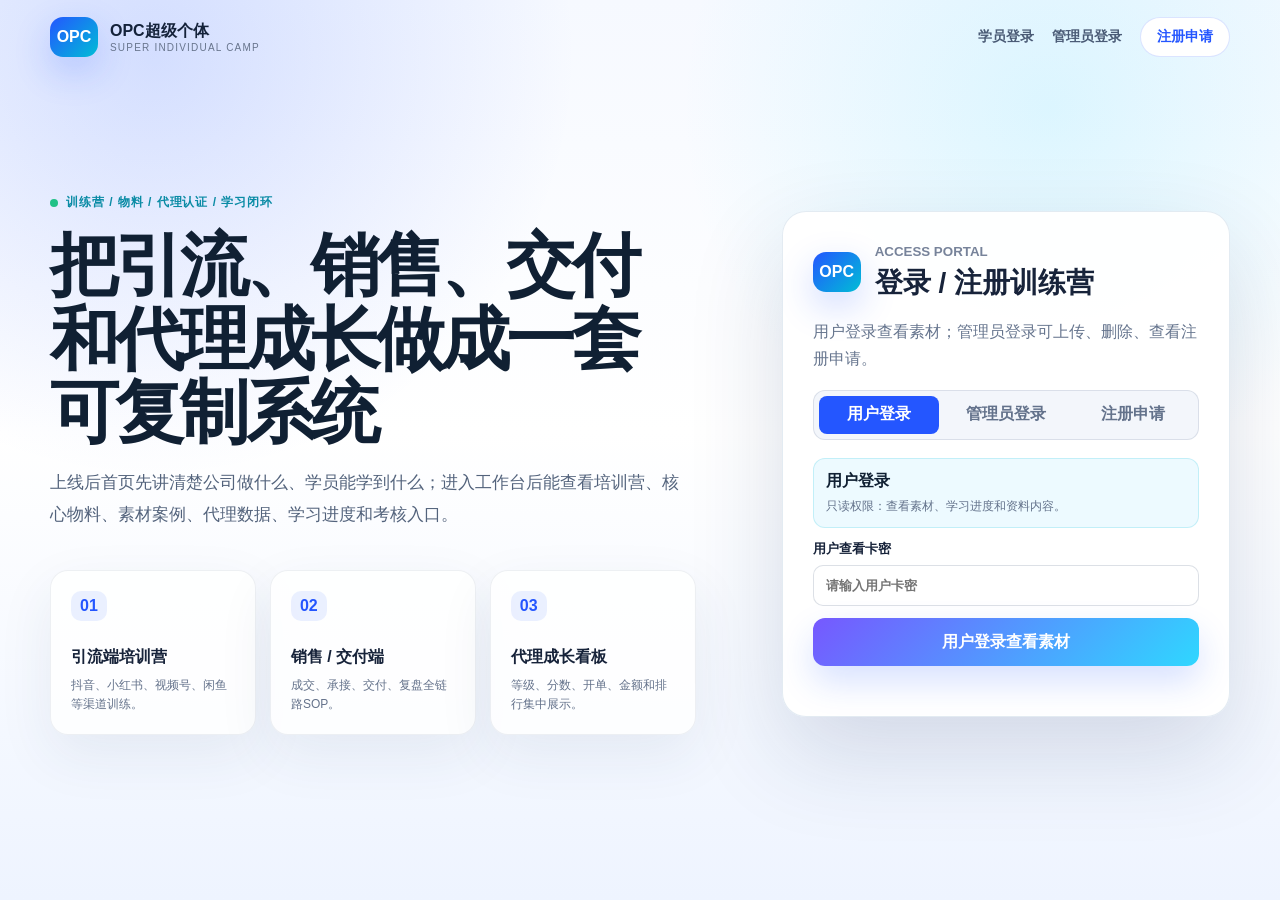
<file: index.html>
<!doctype html>
<html lang="zh-CN">
<head>
  <meta charset="utf-8" />
  <meta name="viewport" content="width=device-width, initial-scale=1" />
  <meta name="theme-color" content="#0b1020" />
  <title>OPC超级个体训练营｜稳定上线版</title>
  <link rel="stylesheet" href="styles.css" />
</head>
<body class="locked">
  <section class="login-screen" id="loginScreen" aria-label="登录注册入口">
    <header class="login-nav">
      <div class="brand-row"><span class="brand-logo">OPC</span><div><b>OPC超级个体</b><small>SUPER INDIVIDUAL CAMP</small></div></div>
      <nav><a href="#loginCard">学员登录</a><a href="#loginCard">管理员登录</a><a class="nav-pill" href="#loginCard">注册申请</a></nav>
    </header>
    <main class="login-main">
      <section class="login-copy">
        <span class="eyebrow"><i></i> 训练营 / 物料 / 代理认证 / 学习闭环</span>
        <h1>把引流、销售、交付和代理成长做成一套可复制系统</h1>
        <p>上线后首页先讲清楚公司做什么、学员能学到什么；进入工作台后能查看培训营、核心物料、素材案例、代理数据、学习进度和考核入口。</p>
        <div class="login-value-grid">
          <article><b>01</b><strong>引流端培训营</strong><span>抖音、小红书、视频号、闲鱼等渠道训练。</span></article>
          <article><b>02</b><strong>销售 / 交付端</strong><span>成交、承接、交付、复盘全链路SOP。</span></article>
          <article><b>03</b><strong>代理成长看板</strong><span>等级、分数、开单、金额和排行集中展示。</span></article>
        </div>
      </section>
      <form class="login-card" id="loginCard">
        <div class="login-card-head"><span class="card-logo">OPC</span><div><small>ACCESS PORTAL</small><h2>登录 / 注册训练营</h2></div></div>
        <p class="muted">用户登录查看素材；管理员登录可上传、删除、查看注册申请。</p>
        <div class="login-tabs" role="tablist">
          <button class="active" type="button" data-auth="user">用户登录</button>
          <button type="button" data-auth="admin">管理员登录</button>
          <button type="button" data-auth="register">注册申请</button>
        </div>
        <div id="passwordPanel" class="form-panel">
          <div class="role-note" id="roleNote"><b>用户登录</b><span>只读权限：查看素材、学习进度和资料内容。</span></div>
          <label><span id="codeLabel">用户查看卡密</span><input id="accessCode" type="password" placeholder="请输入用户卡密" autocomplete="current-password" /></label>
          <button class="primary full" type="submit" id="loginSubmit">用户登录查看素材</button>
        </div>
        <div id="registerPanel" class="form-panel" hidden>
          <label>姓名 / 昵称<input id="regName" type="text" placeholder="请输入姓名或昵称" /></label>
          <label>手机 / 微信<input id="regContact" type="text" placeholder="请输入联系方式" /></label>
          <label>申请权限<select id="regRole"><option value="user">用户权限：查看素材</option><option value="admin">管理员权限：管理素材</option></select></label>
          <label>申请说明<textarea id="regNote" placeholder="请写明加入目的、所属团队或需要开通的权限"></textarea></label>
          <button class="primary full" type="button" id="registerSubmit">提交注册申请</button>
          <p class="muted small">静态演示会保存到当前浏览器；接云端后可进入后台审核。</p>
        </div>
        <p class="form-message" id="formMessage" role="alert"></p>
      </form>
    </main>
  </section>

  <div class="app" id="app" hidden>
    <aside class="sidebar">
      <div class="sidebar-brand"><span class="brand-logo">OPC</span><div><b>OPC超级个体</b><small>TRAINING SYSTEM</small></div></div>
      <nav class="main-nav" aria-label="主模块">
        <button class="active" data-screen="home"><span>⌂</span><b>首页</b><em>介绍</em></button>
        <button data-screen="agent"><span>♛</span><b>代理认证卡密</b><em>认证</em></button>
        <button data-screen="materials"><span>▦</span><b>培训营 / 物料资料</b><em>素材</em></button>
        <button data-screen="learning"><span>◴</span><b>学习进度</b><em>课程</em></button>
        <button data-screen="assessment"><span>◎</span><b>考核学习进度</b><em>规划中</em></button>
      </nav>

      <section class="tree" id="trainingTree">
        <div class="tree-info"><span>二级菜单</span><b>训练营核心物料与分级内容</b><p>点击二级/三级菜单，右侧素材会按对应分类筛选。</p></div>
        <button class="tree-reset active" data-category="all">全部学习视频资料</button>

        <div class="tree-group open">
          <button class="tree-head" type="button"><span>营</span><b>培训营 / 训练营</b><em>展开</em></button>
          <div class="tree-children">
            <button data-category="引流端培训营"><b>引流端培训营</b><small>针对引流渠道的专项培训内容</small></button>
            <div class="tree-third">
              <button data-category="抖音引流教程">抖音引流教程</button>
              <button data-category="小红书引流教程">小红书引流教程</button>
              <button data-category="视频号引流教程">视频号引流教程</button>
              <button data-category="闲鱼引流教程">闲鱼引流教程</button>
              <button data-category="BOSS引流教程">BOSS直聘引流教程</button>
            </div>
            <button data-category="交付销售培训营"><b>交付端 / 销售端培训营</b><small>销售与交付流程培训内容</small></button>
          </div>
        </div>

        <div class="tree-group">
          <button class="tree-head" type="button"><span>物</span><b>产品物料资料</b><em>展开</em></button>
          <div class="tree-children">
            <button data-category="产品核心物料"><b>产品核心物料</b><small>产品相关核心物料</small></button>
            <button data-category="基础文档SOP"><b>基础文档 / SOP</b><small>基础文档与执行流程</small></button>
          </div>
        </div>

        <div class="tree-group">
          <button class="tree-head" type="button"><span>案</span><b>素材案例</b><em>展开</em></button>
          <div class="tree-children">
            <button data-category="高转化素材案例"><b>高转化素材案例</b><small>供学员参考和复用</small></button>
            <button data-category="成交交付案例"><b>成交 / 交付案例</b><small>实际交付与成交案例</small></button>
          </div>
        </div>

        <div class="tree-group">
          <button class="tree-head" type="button"><span>其</span><b>其他资料</b><em>展开</em></button>
          <div class="tree-children">
            <button data-category="工具清单FAQ"><b>工具清单 / FAQ</b><small>常用工具、问题与公告</small></button>
          </div>
        </div>
      </section>
    </aside>

    <main class="workspace">
      <header class="topbar">
        <div><small id="crumb">首页</small><h2 id="screenTitle">首页</h2></div>
        <div class="top-actions"><span class="user-badge" id="roleBadge">用户</span><button class="ghost" id="switchAccess">切换卡密</button></div>
      </header>

      <section class="screen active" id="screen-home">
        <div class="hero-panel"><div><small>OPC HOME</small><h1>OPC超级个体训练营</h1><p>这里是对外上线后首先看到的首页：说明公司做什么、学员可以学到什么，以及如何通过培训营、物料、代理认证、学习进度和考核完成成长闭环。</p><div class="mission"><span>共创</span><i></i><span>共担</span><i></i><span>共利</span><i></i><span>共生</span></div></div></div>
        <div class="home-grid"><article><b>公司介绍</b><p>围绕引流获客、销售转化和交付履约打造训练营。</p></article><article><b>能学到什么</b><p>引流端渠道打法、销售转化流程、交付端SOP、产品物料和案例。</p></article><article><b>成长路径</b><p>注册账号 → 学习课程 → 完成考核 → 认证OPC超级个体。</p></article><article><b>运营目标</b><p>把学员的学习、考核、业绩和代理成长形成可视化闭环。</p></article></div>
      </section>

      <section class="screen" id="screen-agent">
        <div class="section-hero"><small>AGENT CERTIFICATION KEY</small><h1>代理认证卡密</h1><p>用户完成注册账号并通过身份认证后，即正式成为系统内的“OPC超级个体”。这里集中展示账号认证状态、等级制度、分数度、开单数量、开单金额和综合排名。</p><button class="primary" id="verifyBtn">完成身份认证</button></div>
        <div class="identity-card"><span class="avatar">OPC</span><div><small id="verifyText">已认证账号</small><h2>OPC超级个体 · 示例用户</h2><div class="level-tags"><span class="on">青铜</span><span>白银</span><span>黄金</span><span>铂金</span><span>钻石</span><span>王者</span></div></div></div>
        <div class="stats-grid"><article><span>分数度</span><b>86</b><p>积分 / 等级评估</p></article><article><span>开单数量</span><b>18 单</b><p>累计成交订单</p></article><article><span>开单金额</span><b>¥128,600</b><p>累计成交金额</p></article><article><span>综合排名</span><b>#07</b><p>按业绩、金额、入驻时间计算</p></article></div>
        <div class="ranking"><h3>代理排名看板</h3><div class="rank-row top"><em>01</em><b>王者代理 · 林同学</b><span>¥286,000</span><i>98分</i></div><div class="rank-row"><em>02</em><b>钻石代理 · 陈同学</b><span>¥221,800</span><i>92分</i></div><div class="rank-row current"><em>07</em><b>黄金代理 · 示例用户</b><span>¥128,600</span><i>86分</i></div></div>
      </section>

      <section class="screen" id="screen-materials">
        <div class="section-head"><div><small>TRAINING MATERIALS</small><h1>培训营 / 物料资料</h1><p id="materialHint">全部学习视频资料</p></div><div class="admin-actions"><button class="primary admin-only" id="openUpload">上传素材</button><button class="ghost admin-only" id="openRequests">注册申请</button></div></div>
        <div class="material-map"><article><span>培训营</span><b>引流端 / 销售端 / 交付端</b></article><article><span>产品物料</span><b>核心物料 / 基础文档 / SOP</b></article><article><span>素材案例</span><b>高转化素材 / 成交交付案例</b></article><article><span>其他资料</span><b>工具清单 / FAQ</b></article></div>
        <div class="card-grid" id="materialGrid"></div>
      </section>

      <section class="screen" id="screen-learning">
        <div class="section-hero"><small>LEARNING PROGRESS</small><h1>学习进度</h1><p>学习进度根据训练营课程来进行，用于跟踪学员有没有看完 / 学完相关课程。</p></div>
        <div class="progress-list"><article><b>引流端培训营</b><progress value="78" max="100"></progress><span>78%</span></article><article><b>销售端培训营</b><progress value="64" max="100"></progress><span>64%</span></article><article><b>交付端培训营</b><progress value="52" max="100"></progress><span>52%</span></article><article><b>产品物料资料</b><progress value="91" max="100"></progress><span>91%</span></article></div>
      </section>

      <section class="screen" id="screen-assessment">
        <div class="section-hero"><small>ASSESSMENT LOOP</small><h1>考核学习进度</h1><p>规划中：学员完成引流端、销售课、交付端培训后，进入这里进行综合考核，验证是否掌握引流、销售、交付与核销核心技能。</p><button class="primary" disabled>进入考核（规划中）</button></div>
        <div class="exam-steps"><span>1. 完成引流端培训</span><span>2. 完成销售课培训</span><span>3. 完成交付端培训</span><span>4. 进入综合考核</span></div>
      </section>
    </main>
  </div>

  <dialog id="uploadModal"><form method="dialog" class="modal"><h3>上传素材</h3><input id="upTitle" placeholder="素材名称" /><select id="upCategory"><option>引流端培训营</option><option>交付销售培训营</option><option>产品核心物料</option><option>基础文档SOP</option><option>高转化素材案例</option><option>成交交付案例</option><option>工具清单FAQ</option></select><input id="upPlatform" placeholder="平台：抖音 / 小红书 / 视频号..." /><button class="primary" id="saveMaterial" type="button">保存</button><button class="ghost">关闭</button></form></dialog>
  <dialog id="requestsModal"><div class="modal"><h3>注册申请</h3><div id="requestsList"></div><button class="ghost" onclick="this.closest('dialog').close()">关闭</button></div></dialog>

  <script src="app.js"></script>
</body>
</html>
</file>
<file: styles.css>
:root{color-scheme:dark;--bg:#090d16;--panel:#141922;--panel2:#1a2030;--line:rgba(255,255,255,.11);--text:#f8fbff;--muted:#95a1b7;--purple:#7658ff;--cyan:#2fd7ff;--green:#36d399;--pink:#ff4f8b;--gold:#ffd13d}*{box-sizing:border-box}body{margin:0;min-width:320px;background:#090d16;color:var(--text);font-family:Inter,-apple-system,BlinkMacSystemFont,"Segoe UI","PingFang SC","Microsoft YaHei",sans-serif}button,input,select,textarea{font:inherit}button{cursor:pointer}.locked .app{display:none}.login-screen{min-height:100vh;background:radial-gradient(circle at 12% 6%,rgba(36,86,255,.17),transparent 30%),radial-gradient(circle at 82% 12%,rgba(47,215,255,.14),transparent 28%),linear-gradient(180deg,#f6f9ff,#fff 48%,#eef4ff);color:#102033}.login-nav{width:min(1180px,calc(100% - 44px));min-height:74px;margin:auto;display:flex;align-items:center;justify-content:space-between;gap:18px}.brand-row{display:flex;align-items:center;gap:12px}.brand-logo,.card-logo{display:grid;place-items:center;width:48px;height:40px;border-radius:13px;background:linear-gradient(135deg,#2456ff,#00bdd6);color:#fff;font-weight:900;box-shadow:0 14px 36px rgba(36,86,255,.22)}.brand-row b,.brand-row small{display:block}.brand-row b{color:#14223a}.brand-row small{color:#68758d;font-size:10px;letter-spacing:.12em}.login-nav nav{display:flex;gap:18px;align-items:center}.login-nav a{color:#4a5b76;text-decoration:none;font-weight:800;font-size:14px}.nav-pill{border:1px solid rgba(36,86,255,.16);border-radius:999px;background:white;color:#2456ff!important;padding:10px 16px}.login-main{width:min(1180px,calc(100% - 44px));min-height:calc(100vh - 74px);margin:auto;display:grid;grid-template-columns:minmax(0,1.08fr) minmax(390px,.75fr);gap:clamp(40px,7vw,86px);align-items:center;padding:38px 0 84px}.eyebrow{display:inline-flex;align-items:center;gap:8px;font-size:12px;font-weight:900;letter-spacing:.08em;color:#0a8ba5}.eyebrow i{width:8px;height:8px;border-radius:50%;background:#21c187}.login-copy h1{max-width:760px;margin:18px 0;color:#102033;font-size:clamp(42px,5.4vw,72px);line-height:1.06;letter-spacing:-.055em}.login-copy p{max-width:680px;color:#53637c;font-size:17px;line-height:1.9}.login-value-grid{display:grid;grid-template-columns:repeat(3,1fr);gap:14px;margin-top:38px}.login-value-grid article{min-height:160px;border:1px solid rgba(37,62,102,.08);border-radius:18px;background:rgba(255,255,255,.82);box-shadow:0 20px 55px rgba(34,58,108,.08);padding:20px}.login-value-grid b{display:inline-grid;place-items:center;width:36px;height:30px;border-radius:10px;background:rgba(36,86,255,.09);color:#2456ff;margin-bottom:26px}.login-value-grid strong{display:block;color:#17233a}.login-value-grid span{display:block;margin-top:8px;color:#64728b;font-size:12px;line-height:1.6}.login-card{justify-self:end;width:100%;max-width:470px;border:1px solid rgba(26,92,150,.12);border-radius:24px;background:rgba(255,255,255,.94);box-shadow:0 36px 95px rgba(22,51,100,.16);padding:30px;color:#17233a}.login-card-head{display:flex;align-items:center;gap:14px;margin-bottom:12px}.login-card-head small{color:#77839a;font-weight:900}.login-card h2{margin:4px 0 0;font-size:28px}.muted{color:#66758e!important;line-height:1.7}.small{font-size:12px}.login-tabs{display:grid;grid-template-columns:repeat(3,1fr);gap:6px;border:1px solid rgba(37,62,102,.12);border-radius:12px;background:#f3f6fb;padding:5px;margin:18px 0}.login-tabs button{border:0;border-radius:8px;background:transparent;color:#63728b;min-height:38px;font-weight:900}.login-tabs button.active{background:#2456ff;color:#fff}.form-panel{display:grid;gap:12px}.form-panel[hidden]{display:none}.role-note{border:1px solid rgba(0,189,214,.18);border-radius:12px;background:#edfaff;padding:12px;display:grid;gap:5px}.role-note b{color:#102033}.role-note span{color:#63728b;font-size:12px;line-height:1.55}.login-card label{display:grid;gap:7px;color:#17233a;font-size:13px;font-weight:800}.login-card input,.login-card select,.login-card textarea{width:100%;border:1px solid rgba(37,62,102,.16);border-radius:10px;background:#fff;color:#17233a;padding:12px}.login-card textarea{min-height:78px;resize:vertical}.primary,.ghost{border:0;border-radius:12px;min-height:42px;padding:0 16px;font-weight:900}.primary{background:linear-gradient(135deg,#7658ff,#2fd7ff);color:#fff;box-shadow:0 16px 34px rgba(36,86,255,.18)}.ghost{border:1px solid var(--line);background:rgba(255,255,255,.05);color:#dfe6f7}.full{width:100%;height:48px}.form-message{min-height:20px;margin:0;color:#ff7f9e;font-weight:800;font-size:13px}.app{display:grid;grid-template-columns:320px minmax(0,1fr);min-height:100vh}.sidebar{position:sticky;top:0;height:100vh;overflow:auto;border-right:1px solid var(--line);background:#0e1320;padding:16px}.sidebar-brand{display:flex;align-items:center;gap:12px;margin-bottom:18px}.sidebar-brand b,.sidebar-brand small{display:block}.sidebar-brand small{color:var(--muted);font-size:10px;letter-spacing:.12em}.main-nav{display:grid;gap:8px}.main-nav button{display:grid;grid-template-columns:28px 1fr auto;align-items:center;gap:10px;border:0;border-radius:12px;background:transparent;color:#cbd4e8;padding:11px;text-align:left}.main-nav button.active,.main-nav button:hover{background:rgba(122,88,255,.22);color:#fff}.main-nav em{border-radius:999px;background:rgba(54,211,153,.14);color:#8df0c4;padding:4px 8px;font-size:11px;font-style:normal;font-weight:900}.tree{margin-top:18px;border:1px solid rgba(47,215,255,.22);border-radius:16px;background:rgba(47,215,255,.05);padding:12px}.tree-info span{color:#9ef4ff;font-size:12px}.tree-info b{display:block;margin-top:5px}.tree-info p{color:var(--muted);font-size:12px;line-height:1.6}.tree-reset,.tree-children button{width:100%;border:0;border-radius:10px;background:rgba(122,88,255,.17);color:#fff;text-align:left;padding:10px;margin:6px 0}.tree-group{border:1px solid var(--line);border-radius:13px;background:rgba(255,255,255,.035);margin-top:10px;overflow:hidden}.tree-head{width:100%;display:grid;grid-template-columns:32px 1fr auto;gap:10px;align-items:center;border:0;background:transparent;color:#fff;text-align:left;padding:12px}.tree-head span{display:grid;place-items:center;width:30px;height:30px;border-radius:10px;background:rgba(122,88,255,.2)}.tree-head em{color:var(--muted);font-size:12px;font-style:normal}.tree-children{display:none;padding:0 10px 10px}.tree-group.open .tree-children{display:block}.tree-children button{background:rgba(255,255,255,.055)}.tree-children button.active,.tree-reset.active{outline:1px solid rgba(47,215,255,.35);background:rgba(47,215,255,.13)}.tree-children small{display:block;color:var(--muted);font-size:11px;margin-top:4px}.tree-third{padding-left:14px}.workspace{min-width:0;background:linear-gradient(rgba(47,215,255,.025) 1px,transparent 1px),linear-gradient(90deg,rgba(47,215,255,.018) 1px,transparent 1px),#0b0f17;background-size:34px 34px}.topbar{position:sticky;top:0;z-index:5;display:flex;justify-content:space-between;align-items:center;gap:14px;border-bottom:1px solid var(--line);background:rgba(11,15,23,.86);backdrop-filter:blur(14px);padding:18px 28px}.topbar small{color:var(--muted);font-weight:900}.topbar h2{margin:3px 0 0}.top-actions{display:flex;align-items:center;gap:10px}.user-badge{border-radius:999px;background:rgba(122,88,255,.18);color:#d8d0ff;padding:7px 12px;font-size:12px;font-weight:900}.screen{display:none;padding:28px}.screen.active{display:block}.hero-panel,.section-hero,.section-head{border:1px solid var(--line);border-radius:22px;background:radial-gradient(circle at 0 0,rgba(122,88,255,.2),transparent 34%),var(--panel);padding:28px;margin-bottom:16px}.hero-panel h1,.section-hero h1,.section-head h1{font-size:clamp(34px,4vw,56px);line-height:1.12;margin:8px 0}.hero-panel p,.section-hero p,.section-head p{color:#b4bed4;line-height:1.8;max-width:920px}.mission{display:flex;flex-wrap:wrap;gap:14px;align-items:center;margin-top:22px;font-size:28px;font-weight:900}.mission i{width:26px;height:2px;background:var(--cyan)}.home-grid,.stats-grid,.material-map{display:grid;grid-template-columns:repeat(4,1fr);gap:12px}.home-grid article,.stats-grid article,.material-map article,.ranking,.identity-card,.progress-list,.exam-steps{border:1px solid var(--line);border-radius:16px;background:var(--panel);padding:18px}.home-grid b,.material-map span,.stats-grid span{color:#aeb8cf}.home-grid p,.stats-grid p{color:var(--muted);line-height:1.65}.identity-card{display:grid;grid-template-columns:74px 1fr;gap:16px;align-items:center}.avatar{display:grid;place-items:center;width:74px;height:74px;border-radius:22px;background:linear-gradient(135deg,var(--purple),#131927);font-weight:900}.identity-card small{color:#9cefc9}.identity-card h2{margin:6px 0 10px}.level-tags{display:flex;flex-wrap:wrap;gap:8px}.level-tags span{border:1px solid var(--line);border-radius:999px;padding:7px 12px;color:#9aa5ba;font-weight:900;font-size:12px}.level-tags span.on{border-color:rgba(255,209,61,.5);background:rgba(255,209,61,.12);color:#ffe28a}.stats-grid b{display:block;margin:8px 0;font-size:34px}.ranking h3{margin-top:0}.rank-row{display:grid;grid-template-columns:48px 1fr auto 60px;gap:12px;align-items:center;border-radius:12px;background:rgba(255,255,255,.045);padding:12px;margin-top:8px}.rank-row em{color:var(--cyan);font-style:normal;font-weight:900}.rank-row.current{outline:1px solid rgba(122,88,255,.5);background:rgba(122,88,255,.12)}.section-head{display:flex;justify-content:space-between;gap:18px;align-items:flex-start}.admin-actions{display:flex;gap:10px}.admin-only{display:none}.admin .admin-only{display:inline-flex}.card-grid{display:grid;grid-template-columns:repeat(3,minmax(0,1fr));gap:14px;margin-top:16px}.material-card{border:1px solid var(--line);border-radius:16px;background:var(--panel);overflow:hidden}.card-cover{min-height:150px;background:linear-gradient(135deg,rgba(47,215,255,.16),rgba(122,88,255,.16));display:grid;place-items:center}.platform-badge{display:grid;place-items:center;width:58px;height:58px;border-radius:18px;background:#111827;box-shadow:0 0 0 1px rgba(255,255,255,.13);font-weight:900}.platform-badge.dy{color:#fff;background:linear-gradient(135deg,#111,#ff2d55)}.platform-badge.xhs{background:#ff2442}.platform-badge.wx{background:#1fc069}.platform-badge.boss{background:#1976ff}.platform-badge.xy{background:#ffd13d;color:#111}.platform-badge.ad{background:#7a5cff}.card-body{padding:16px}.card-body small{color:var(--muted)}.card-body p{color:#d7deef}.delete-btn{display:none;margin-top:10px;border:1px solid rgba(255,79,139,.32);background:rgba(255,79,139,.09);color:#ff9aba;border-radius:10px;padding:8px 12px;font-weight:900}.admin .delete-btn{display:inline-flex}.progress-list{display:grid;gap:12px}.progress-list article{display:grid;grid-template-columns:220px 1fr 60px;gap:16px;align-items:center;background:rgba(255,255,255,.035);border-radius:12px;padding:14px}.progress-list progress{width:100%;height:12px;accent-color:var(--purple)}.exam-steps{display:grid;grid-template-columns:repeat(4,1fr);gap:12px}.exam-steps span{border:1px solid var(--line);border-radius:12px;background:rgba(255,255,255,.04);padding:16px;font-weight:900}.modal{width:min(460px,calc(100vw - 32px));display:grid;gap:12px;background:#111827;color:#fff;border:1px solid var(--line);border-radius:16px;padding:20px}.modal input,.modal select{border:1px solid var(--line);border-radius:10px;background:#0b0f17;color:#fff;padding:12px}dialog{border:0;background:transparent}dialog::backdrop{background:rgba(0,0,0,.55)}@media(max-width:1100px){.login-main{grid-template-columns:1fr}.login-card{justify-self:start}.app{grid-template-columns:1fr}.sidebar{position:relative;height:auto}.home-grid,.stats-grid,.material-map,.card-grid,.exam-steps{grid-template-columns:repeat(2,1fr)}}@media(max-width:700px){.login-nav{align-items:flex-start;flex-direction:column;padding:18px 0}.login-nav nav{overflow-x:auto;width:100%}.login-main{width:calc(100% - 28px);padding-top:20px}.login-value-grid,.home-grid,.stats-grid,.material-map,.card-grid,.exam-steps{grid-template-columns:1fr}.login-copy h1{font-size:38px}.section-head{flex-direction:column}.rank-row,.progress-list article{grid-template-columns:1fr}.mission{font-size:22px}.screen{padding:18px}}
</file>
